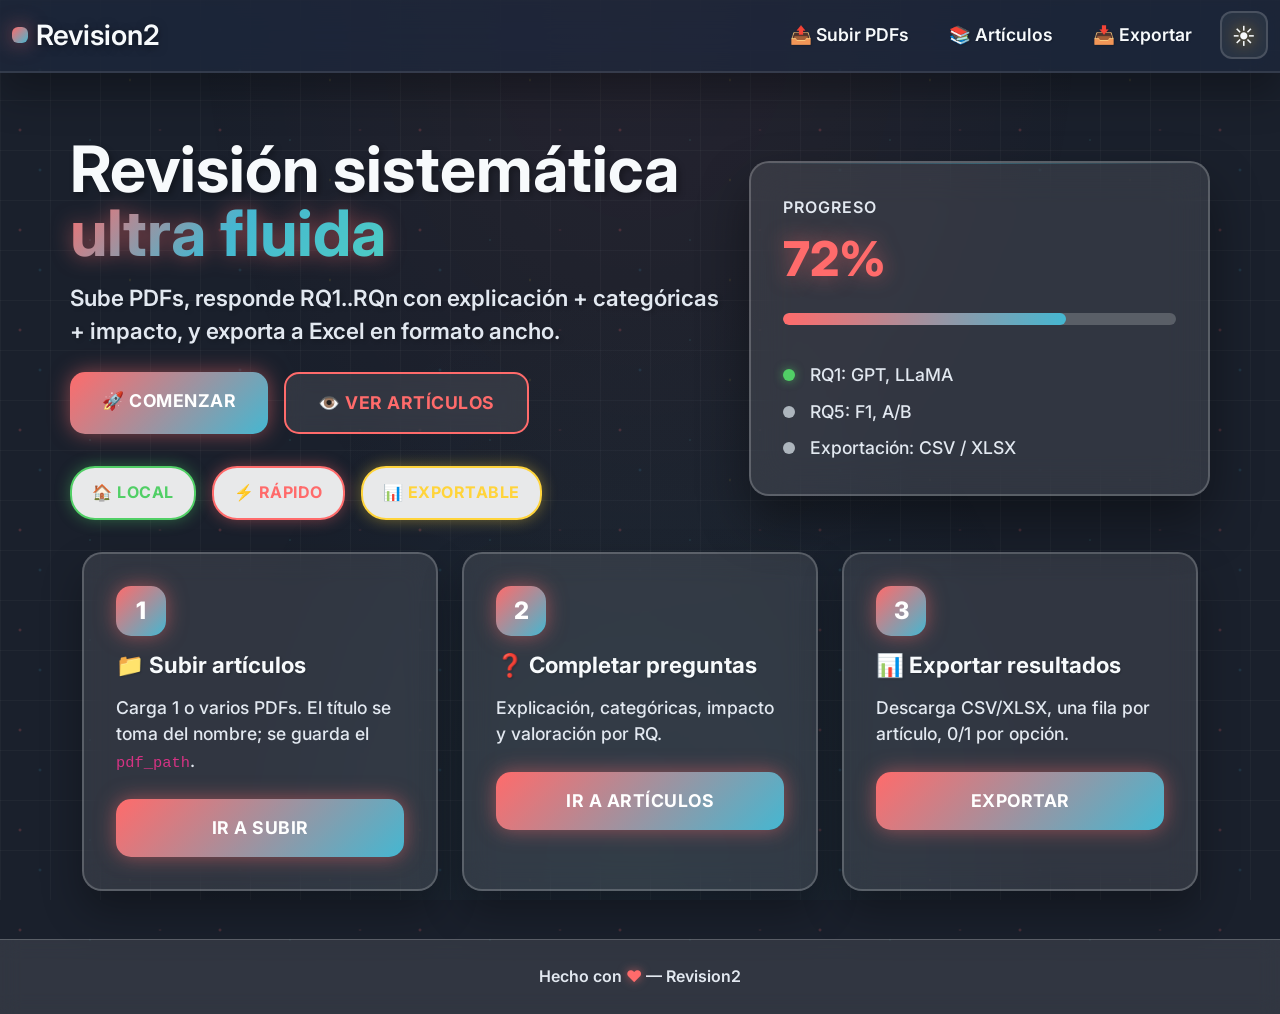
<file: frontend/index.html>
<!doctype html>
<html lang="es">
<head>
  <meta charset="utf-8" />
  <meta name="viewport" content="width=device-width, initial-scale=1" />
  <title>Revisión Sistemática — Inicio</title>
  <link rel="stylesheet" href="https://cdn.jsdelivr.net/npm/bootstrap@5.3.2/dist/css/bootstrap.min.css" />
  <link rel="stylesheet" href="assets/styles.css?v=7" />
  <link rel="preconnect" href="https://fonts.googleapis.com">
  <link rel="preconnect" href="https://fonts.gstatic.com" crossorigin>
  <link href="https://fonts.googleapis.com/css2?family=Inter:wght@400;500;600;700;800&display=swap" rel="stylesheet">
  <style>
    /* ===== VARIABLES MEJORADAS ===== */
    :root {
      --bg: linear-gradient(135deg, #2d3748 0%, #1a202c 50%, #171923 100%);
      --surface: rgba(45, 55, 72, 0.9);
      --surface-2: rgba(26, 32, 44, 0.85);
      --text: #e2e8f0;
      --text-strong: #f7fafc;
      --muted: #a0aec0;
      --border: rgba(102, 126, 234, 0.3);
      --primary: #ff6b6b;
      --primary-2: #4ecdc4;
      --accent: #45b7d1;
      --success: #51cf66;
      --warning: #ffd43b;
      --shadow: 0 20px 40px rgba(0, 0, 0, 0.3);
      --shadow-strong: 0 25px 50px rgba(0, 0, 0, 0.4);
      --icon-filter: invert(1);
      --glow-primary: 0 0 20px rgba(255, 107, 107, 0.5);
      --glow-accent: 0 0 20px rgba(69, 183, 209, 0.5);
    }

    :root[data-theme="dark"] {
      --bg: linear-gradient(135deg, #0f1419 0%, #1a1b23 50%, #252730 100%);
      --surface: rgba(15, 20, 25, 0.95);
      --surface-2: rgba(26, 27, 35, 0.9);
      --text: #cbd5e0;
      --text-strong: #e2e8f0;
      --muted: #718096;
      --border: rgba(69, 183, 209, 0.25);
      --primary: #ff8a80;
      --primary-2: #64ffda;
      --accent: #40c4ff;
      --success: #69f0ae;
      --warning: #ffab40;
      --shadow: 0 20px 40px rgba(0, 0, 0, 0.6);
      --shadow-strong: 0 25px 50px rgba(0, 0, 0, 0.8);
      --icon-filter: invert(1);
      --glow-primary: 0 0 15px rgba(255, 138, 128, 0.4);
      --glow-accent: 0 0 15px rgba(64, 196, 255, 0.4);
    }

    /* ===== RESET Y BASE ===== */
    * {
      font-family: 'Inter', -apple-system, BlinkMacSystemFont, sans-serif;
    }

    html, body {
      height: 100%;
      font-weight: 500;
    }

    body {
      background: #1a202c;
      color: var(--text-strong);
      position: relative;
      overflow-x: hidden;
      line-height: 1.6;
    }

    /* ===== FONDO ANIMADO SUTIL ===== */
    body::before {
      content: '';
      position: fixed;
      top: 0;
      left: 0;
      width: 100%;
      height: 100%;
      background: #1a202c;
      z-index: -5;
    }

    body::after {
      content: '';
      position: fixed;
      top: 0;
      left: 0;
      width: 200%;
      height: 200%;
      background-image: 
        radial-gradient(2px 2px at 20px 30px, rgba(255, 107, 107, 0.3), transparent),
        radial-gradient(2px 2px at 40px 70px, rgba(69, 183, 209, 0.2), transparent),
        radial-gradient(1px 1px at 90px 40px, rgba(78, 205, 196, 0.3), transparent),
        radial-gradient(1px 2px at 130px 80px, rgba(255, 212, 59, 0.2), transparent),
        radial-gradient(2px 1px at 160px 30px, rgba(255, 107, 107, 0.2), transparent);
      background-repeat: repeat;
      background-size: 200px 100px;
      animation: stars 120s linear infinite;
      z-index: -4;
    }

    @keyframes stars {
      from { transform: translateX(0); }
      to { transform: translateX(-200px); }
    }

    /* Grid pattern sutil */
    .grid-overlay {
      position: fixed;
      top: 0;
      left: 0;
      width: 100%;
      height: 100%;
      background-image: 
        linear-gradient(rgba(255, 255, 255, 0.03) 1px, transparent 1px),
        linear-gradient(90deg, rgba(255, 255, 255, 0.03) 1px, transparent 1px);
      background-size: 50px 50px;
      z-index: -3;
      animation: grid-move 60s linear infinite;
    }

    @keyframes grid-move {
      0% { transform: translate(0, 0); }
      100% { transform: translate(50px, 50px); }
    }

    /* Ondas flotantes */
    .wave-overlay {
      position: fixed;
      top: 0;
      left: 0;
      width: 100%;
      height: 100%;
      background: 
        radial-gradient(ellipse at center top, rgba(255, 107, 107, 0.05) 0%, transparent 50%),
        radial-gradient(ellipse at center bottom, rgba(69, 183, 209, 0.05) 0%, transparent 50%);
      animation: wave-pulse 8s ease-in-out infinite alternate;
      z-index: -2;
    }

    @keyframes wave-pulse {
      0% { 
        opacity: 0.3;
        transform: scale(1) rotate(0deg);
      }
      100% { 
        opacity: 0.7;
        transform: scale(1.1) rotate(1deg);
      }
    }

    /* ===== FONDO ANIMADO MEJORADO - ELIMINAMOS BLOBS ===== */
    .noise {
      pointer-events: none;
      position: fixed;
      inset: 0;
      opacity: 0.02;
      mix-blend-mode: overlay;
      background-image: url("data:image/svg+xml,%3Csvg xmlns='http://www.w3.org/2000/svg' width='100' height='100' viewBox='0 0 100 100'%3E%3Cfilter id='n'%3E%3CfeTurbulence type='fractalNoise' baseFrequency='.9' numOctaves='2' stitchTiles='stitch'/%3E%3CfeColorMatrix type='saturate' values='0'/%3E%3C/filter%3E%3Crect width='100%25' height='100%25' filter='url(%23n)' opacity='.2'/%3E%3C/svg%3E");
      z-index: -1;
    }

    /* Removemos todos los blobs */

    /* ===== NAVEGACIÓN GLASS ===== */
    .nav-glass {
      backdrop-filter: saturate(180%) blur(20px);
      background: rgba(45, 55, 72, 0.85);
      border-bottom: 2px solid rgba(255, 255, 255, 0.1);
      box-shadow: var(--shadow);
    }

    .navbar-brand {
      color: var(--text-strong) !important;
      font-weight: 800;
      font-size: 1.75rem;
      text-shadow: 0 2px 8px rgba(0, 0, 0, 0.5);
    }

    .brand-chip {
      width: 16px;
      height: 16px;
      border-radius: 6px;
      background: linear-gradient(135deg, var(--primary), var(--accent));
      box-shadow: var(--glow-primary);
      display: inline-block;
      animation: pulse-glow 2s ease-in-out infinite alternate;
    }

    @keyframes pulse-glow {
      0% { box-shadow: var(--glow-primary); }
      100% { box-shadow: var(--glow-accent); }
    }

    .nav-link {
      color: var(--text-strong) !important;
      font-weight: 600;
      font-size: 1.1rem;
      padding: 0.75rem 1.25rem !important;
      border-radius: 12px;
      transition: all 0.3s cubic-bezier(0.4, 0, 0.2, 1);
      text-shadow: 1px 1px 2px rgba(0, 0, 0, 0.2);
    }

    .nav-link:hover {
      color: var(--primary) !important;
      background: rgba(45, 55, 72, 0.8);
      transform: translateY(-2px);
      box-shadow: var(--glow-primary);
    }

    /* ===== BOTÓN TEMA MEJORADO ===== */
    .btn-icon {
      border: 2px solid rgba(255, 255, 255, 0.15);
      background: rgba(45, 55, 72, 0.8);
      color: var(--text-strong);
      width: 48px;
      height: 48px;
      border-radius: 12px;
      display: grid;
      place-items: center;
      position: relative;
      transition: all 0.3s ease;
      backdrop-filter: blur(10px);
    }

    .btn-icon:hover {
      transform: scale(1.05);
      box-shadow: var(--glow-accent);
      background: rgba(69, 183, 209, 0.2);
    }

    .btn-icon .icon-sun::before {
      content: "☀";
      filter: drop-shadow(0 0 8px rgba(255, 180, 0, 0.8));
      font-size: 1.4rem;
    }

    .btn-icon .icon-moon::before {
      content: "🌙";
      filter: drop-shadow(0 0 8px rgba(120, 120, 255, 0.8));
      font-size: 1.4rem;
    }

    /* ===== HERO SECTION MEJORADA ===== */
    .hero {
      position: relative;
      z-index: 1;
      padding: 4rem 0 2rem;
    }

    .hero h1 {
      font-size: 4rem;
      font-weight: 800;
      line-height: 1.1;
      margin-bottom: 1.5rem;
      color: var(--text-strong);
      text-shadow: 3px 3px 6px rgba(0, 0, 0, 0.3);
    }

    .txt-neon {
      background: linear-gradient(135deg, var(--primary) 0%, var(--accent) 50%, var(--primary-2) 100%);
      -webkit-background-clip: text;
      background-clip: text;
      color: transparent;
      text-shadow: none;
      animation: neon-pulse 3s ease-in-out infinite alternate;
      filter: drop-shadow(0 0 10px rgba(255, 107, 107, 0.5));
    }

    @keyframes neon-pulse {
      0% { filter: drop-shadow(0 0 10px rgba(255, 107, 107, 0.5)); }
      100% { filter: drop-shadow(0 0 20px rgba(69, 183, 209, 0.8)); }
    }

    .hero .lead {
      font-size: 1.4rem;
      font-weight: 600;
      color: var(--text);
      margin-bottom: 2rem;
      text-shadow: 2px 2px 4px rgba(0, 0, 0, 0.2);
      line-height: 1.5;
    }

    /* ===== BADGES MEJORADAS ===== */
    .badges-row {
      display: flex;
      gap: 1rem;
      margin-top: 2rem;
      flex-wrap: wrap;
    }

    .chip {
      padding: 0.75rem 1.25rem;
      border-radius: 25px;
      font-size: 1rem;
      font-weight: 700;
      border: 2px solid;
      background: rgba(255, 255, 255, 0.9);
      backdrop-filter: blur(10px);
      transition: all 0.3s ease;
      text-transform: uppercase;
      letter-spacing: 0.5px;
    }

    .chip:hover {
      transform: translateY(-3px) scale(1.05);
    }

    .chip-ok {
      color: var(--success);
      border-color: var(--success);
      box-shadow: 0 0 15px rgba(81, 207, 102, 0.4);
    }

    .chip-info {
      color: var(--primary);
      border-color: var(--primary);
      box-shadow: 0 0 15px rgba(255, 107, 107, 0.4);
    }

    .chip-warn {
      color: var(--warning);
      border-color: var(--warning);
      box-shadow: 0 0 15px rgba(255, 212, 59, 0.4);
    }

    /* ===== HUD CARD MEJORADA ===== */
    .hud-card {
      position: relative;
      border: 2px solid rgba(255, 255, 255, 0.2);
      border-radius: 20px;
      background: rgba(255, 255, 255, 0.1);
      backdrop-filter: blur(20px);
      box-shadow: var(--shadow-strong);
      padding: 2rem;
      overflow: hidden;
      transition: all 0.3s ease;
    }

    .hud-card:hover {
      transform: translateY(-10px);
      box-shadow: 0 30px 60px rgba(0, 0, 0, 0.2);
    }

    .hud-kpi .kpi-label {
      font-size: 1rem;
      color: var(--text);
      font-weight: 600;
      text-transform: uppercase;
      letter-spacing: 1px;
    }

    .hud-kpi .kpi-value {
      font-family: 'Inter', monospace;
      font-weight: 800;
      font-size: 3rem;
      color: var(--primary);
      text-shadow: var(--glow-primary);
    }

    .progress-thin {
      height: 12px;
      background: rgba(255, 255, 255, 0.2);
      border-radius: 6px;
      overflow: hidden;
    }

    .progress-thin .progress-bar {
      background: linear-gradient(90deg, var(--primary), var(--accent));
      border-radius: 6px;
      animation: progress-glow 2s ease-in-out infinite alternate;
    }

    @keyframes progress-glow {
      0% { box-shadow: 0 0 10px rgba(255, 107, 107, 0.5); }
      100% { box-shadow: 0 0 20px rgba(69, 183, 209, 0.8); }
    }

    .hud-log {
      font-size: 1.1rem;
      color: var(--text);
      line-height: 1.6;
      font-weight: 500;
    }

    .dot {
      width: 12px;
      height: 12px;
      border-radius: 50%;
      background: #adb5bd;
      display: inline-block;
      margin-right: 10px;
      animation: dot-pulse 2s ease-in-out infinite;
    }

    .dot-ok {
      background: var(--success);
      box-shadow: 0 0 10px rgba(81, 207, 102, 0.6);
    }

    @keyframes dot-pulse {
      0%, 100% { transform: scale(1); }
      50% { transform: scale(1.2); }
    }

    /* ===== ACTION CARDS MEJORADAS ===== */
    .action-card {
      border: 2px solid rgba(255, 255, 255, 0.2);
      border-radius: 20px;
      background: rgba(255, 255, 255, 0.1);
      backdrop-filter: blur(15px);
      box-shadow: var(--shadow);
      transition: all 0.3s cubic-bezier(0.4, 0, 0.2, 1);
      overflow: hidden;
      position: relative;
    }

    .action-card:hover {
      transform: translateY(-8px) scale(1.02);
      box-shadow: var(--shadow-strong);
      border-color: var(--primary);
    }

    .action-card .card-body {
      padding: 2rem;
      position: relative;
      z-index: 2;
    }

    .step {
      width: 50px;
      height: 50px;
      border-radius: 15px;
      display: grid;
      place-items: center;
      background: linear-gradient(135deg, var(--primary), var(--accent));
      color: white;
      font-weight: 800;
      font-size: 1.5rem;
      margin-bottom: 1rem;
      box-shadow: var(--glow-primary);
      animation: step-glow 3s ease-in-out infinite alternate;
    }

    @keyframes step-glow {
      0% { box-shadow: var(--glow-primary); }
      100% { box-shadow: var(--glow-accent); }
    }

    .card-title {
      color: var(--text-strong);
      font-weight: 700;
      font-size: 1.4rem;
      margin-bottom: 1rem;
      text-shadow: 1px 1px 2px rgba(0, 0, 0, 0.2);
    }

    .action-card .text-muted {
      color: var(--text) !important;
      font-size: 1.1rem;
      font-weight: 500;
      line-height: 1.5;
    }

    /* ===== BOTONES MEJORADOS ===== */
    .btn-primary {
      background: linear-gradient(135deg, var(--primary), var(--accent));
      border: none;
      font-weight: 700;
      font-size: 1.1rem;
      padding: 1rem 2rem;
      border-radius: 15px;
      text-transform: uppercase;
      letter-spacing: 0.5px;
      transition: all 0.3s ease;
      box-shadow: var(--glow-primary);
    }

    .btn-primary:hover {
      transform: translateY(-3px) scale(1.05);
      box-shadow: 0 15px 30px rgba(255, 107, 107, 0.4);
      background: linear-gradient(135deg, var(--accent), var(--primary));
    }

    .btn-outline-primary {
      border: 2px solid var(--primary);
      color: var(--primary);
      font-weight: 700;
      font-size: 1.1rem;
      padding: 1rem 2rem;
      border-radius: 15px;
      text-transform: uppercase;
      letter-spacing: 0.5px;
      background: rgba(255, 255, 255, 0.1);
      backdrop-filter: blur(10px);
      transition: all 0.3s ease;
    }

    .btn-outline-primary:hover {
      background: var(--primary);
      color: white;
      transform: translateY(-3px) scale(1.05);
      box-shadow: var(--glow-primary);
    }

    .glow {
      animation: button-glow 2s ease-in-out infinite alternate;
    }

    @keyframes button-glow {
      0% { box-shadow: var(--glow-primary); }
      100% { box-shadow: var(--glow-accent); }
    }

    /* ===== REVEAL ANIMATIONS ===== */
    .reveal-up {
      transform: translateY(40px);
      opacity: 0;
      transition: all 0.8s cubic-bezier(0.4, 0, 0.2, 1);
    }

    .reveal-up.in {
      transform: translateY(0);
      opacity: 1;
      transition-delay: var(--delay, 0s);
    }

    .tilt {
      will-change: transform;
      transform: perspective(1000px) rotateX(0) rotateY(0);
      transition: transform 0.3s ease-out;
    }

    /* ===== UTILIDADES ===== */
    .text-muted {
      color: var(--muted) !important;
    }

    .theme-init {
      visibility: hidden;
    }

    /* ===== FOOTER MEJORADO ===== */
    footer {
      position: relative;
      z-index: 1;
      background: rgba(255, 255, 255, 0.1);
      backdrop-filter: blur(10px);
      border-top: 1px solid rgba(255, 255, 255, 0.2);
      color: var(--text);
      font-weight: 600;
    }

    .heart {
      color: var(--primary);
      animation: heartbeat 2s ease-in-out infinite;
      filter: drop-shadow(0 0 5px rgba(255, 107, 107, 0.6));
    }

    @keyframes heartbeat {
      0%, 100% { transform: scale(1); }
      50% { transform: scale(1.1); }
    }

    /* ===== RESPONSIVE MEJORADO ===== */
    @media (max-width: 768px) {
      .hero h1 {
        font-size: 2.5rem;
      }
      
      .hero .lead {
        font-size: 1.2rem;
      }
      
      .badges-row {
        gap: 0.5rem;
      }
      
      .chip {
        padding: 0.5rem 1rem;
        font-size: 0.9rem;
      }
      
      .action-card .card-body {
        padding: 1.5rem;
      }
      
      .step {
        width: 40px;
        height: 40px;
        font-size: 1.2rem;
      }
    }
  </style>
</head>
<body data-page="home" class="theme-init">
  <!-- Elementos de fondo animado -->
  <div class="grid-overlay"></div>
  <div class="wave-overlay"></div>
  <div class="noise"></div>

  <!-- NAV -->
  <nav class="navbar navbar-expand-lg nav-glass sticky-top">
    <div class="container-fluid">
      <a class="navbar-brand fw-semibold d-flex align-items-center gap-2" href="index.html">
        <span class="brand-chip"></span> Revision2
      </a>
      <div class="d-flex align-items-center gap-2 d-lg-none ms-auto">
        <button id="themeToggleSm" class="btn btn-icon" aria-label="Cambiar tema">
          <span class="icon-sun"></span><span class="icon-moon"></span>
        </button>
        <button class="navbar-toggler" type="button" data-bs-toggle="collapse" data-bs-target="#nav"
                aria-controls="nav" aria-expanded="false" aria-label="Toggle navigation">
          <span class="navbar-toggler-icon" style="filter: var(--icon-filter)"></span>
        </button>
      </div>
      <div class="collapse navbar-collapse" id="nav">
        <ul class="navbar-nav ms-auto mb-2 mb-lg-0 align-items-lg-center">
          <li class="nav-item"><a class="nav-link" href="upload.html">📤 Subir PDFs</a></li>
          <li class="nav-item"><a class="nav-link" href="articulos.html">📚 Artículos</a></li>
          <li class="nav-item me-lg-2"><a class="nav-link" href="export.html">📥 Exportar</a></li>
          <li class="nav-item d-none d-lg-block">
            <button id="themeToggle" class="btn btn-icon" aria-label="Cambiar tema">
              <span class="icon-sun"></span><span class="icon-moon"></span>
            </button>
          </li>
        </ul>
      </div>
    </div>
  </nav>

  <!-- HERO MEJORADO -->
  <header class="hero container">
    <div class="row align-items-center g-4">
      <div class="col-lg-7">
        <h1 class="display-6 fw-bold lh-1 mb-3 reveal-up">
          Revisión sistemática <span class="txt-neon">ultra fluida</span>
        </h1>
        <p class="lead mb-4 reveal-up" style="--delay:.1s">
          Sube PDFs, responde RQ1..RQn con explicación + categóricas + impacto, y exporta a Excel en formato ancho.
        </p>
        <div class="d-flex flex-wrap gap-3 mb-4 reveal-up" style="--delay:.2s">
          <a href="upload.html" class="btn btn-primary btn-lg glow">🚀 Comenzar</a>
          <a href="articulos.html" class="btn btn-outline-primary btn-lg">👁️ Ver artículos</a>
        </div>
        <div class="badges-row reveal-up" style="--delay:.3s">
          <span class="chip chip-ok">🏠 Local</span>
          <span class="chip chip-info">⚡ Rápido</span>
          <span class="chip chip-warn">📊 Exportable</span>
        </div>
      </div>
      <div class="col-lg-5">
        <div class="hud-card tilt reveal-up" style="--delay:.2s" data-tilt>
          <div class="hud-grid">
            <div class="hud-kpi mb-4">
              <div class="kpi-label">Progreso</div>
              <div class="kpi-value">72%</div>
              <div class="progress progress-thin mt-3"><div class="progress-bar" style="width:72%"></div></div>
            </div>
            <div class="hud-log">
              <div class="mb-2"><span class="dot dot-ok"></span> RQ1: GPT, LLaMA</div>
              <div class="mb-2"><span class="dot"></span> RQ5: F1, A/B</div>
              <div><span class="dot"></span> Exportación: CSV / XLSX</div>
            </div>
          </div>
          <div class="scanline"></div>
        </div>
      </div>
    </div>
  </header>

  <!-- ACCIONES MEJORADAS -->
  <main class="container pb-5">
    <div class="row g-4">
      <div class="col-lg-4">
        <div class="card action-card tilt h-100" data-tilt>
          <div class="card-body">
            <div class="step">1</div>
            <h5 class="card-title">📁 Subir artículos</h5>
            <p class="text-muted mb-4">Carga 1 o varios PDFs. El título se toma del nombre; se guarda el <code>pdf_path</code>.</p>
            <a href="upload.html" class="btn btn-primary w-100">Ir a subir</a>
          </div>
        </div>
      </div>
      <div class="col-lg-4">
        <div class="card action-card tilt h-100" data-tilt>
          <div class="card-body">
            <div class="step">2</div>
            <h5 class="card-title">❓ Completar preguntas</h5>
            <p class="text-muted mb-4">Explicación, categóricas, impacto y valoración por RQ.</p>
            <a href="articulos.html" class="btn btn-primary w-100">Ir a artículos</a>
          </div>
        </div>
      </div>
      <div class="col-lg-4">
        <div class="card action-card tilt h-100" data-tilt>
          <div class="card-body">
            <div class="step">3</div>
            <h5 class="card-title">📊 Exportar resultados</h5>
            <p class="text-muted mb-4">Descarga CSV/XLSX, una fila por artículo, 0/1 por opción.</p>
            <a href="export.html" class="btn btn-primary w-100">Exportar</a>
          </div>
        </div>
      </div>
    </div>
  </main>

  <footer class="py-4 text-center">
    <div class="container">
      <p class="mb-0">Hecho con <span class="heart">♥</span> — Revision2</p>
    </div>
  </footer>

  <script src="https://cdn.jsdelivr.net/npm/bootstrap@5.3.2/dist/js/bootstrap.bundle.min.js"></script>
  <script>
    // Tema: persistencia y toggle
    const THEME_KEY = 'rev2-theme';
    function applyTheme(mode){
      document.documentElement.setAttribute('data-theme', mode);
      localStorage.setItem(THEME_KEY, mode);
    }
    (function initTheme(){
      const saved = localStorage.getItem(THEME_KEY);
      if(saved){ applyTheme(saved); }
      else {
        const preferDark = window.matchMedia && window.matchMedia('(prefers-color-scheme: dark)').matches;
        applyTheme(preferDark? 'dark':'light');
      }
      document.body.classList.remove('theme-init');
    })();
    function toggleTheme(){
      const cur = document.documentElement.getAttribute('data-theme') || 'light';
      applyTheme(cur === 'light' ? 'dark' : 'light');
    }
    document.getElementById('themeToggle')?.addEventListener('click', toggleTheme);
    document.getElementById('themeToggleSm')?.addEventListener('click', toggleTheme);

    // Reveal on view
    const io = new IntersectionObserver(es=>{
      es.forEach(e=>{ if(e.isIntersecting){ e.target.classList.add('in'); io.unobserve(e.target); }});
    }, {threshold:.2});
    document.querySelectorAll('.reveal-up').forEach(el=> io.observe(el));

    // Tilt suave mejorado
    document.querySelectorAll('[data-tilt]').forEach(card=>{
      let rX=0, rY=0;
      card.addEventListener('mousemove', (e)=>{
        const b = card.getBoundingClientRect();
        const cx = b.left + b.width/2;
        const cy = b.top + b.height/2;
        const dx = (e.clientX - cx) / (b.width/2);
        const dy = (e.clientY - cy) / (b.height/2);
        rX = (dy * -8); rY = (dx * 8);
        card.style.transform = `perspective(1000px) rotateX(${rX}deg) rotateY(${rY}deg) translateZ(0) scale(1.02)`;
      });
      card.addEventListener('mouseleave', ()=>{
        card.style.transform = 'perspective(1000px) rotateX(0) rotateY(0) scale(1)';
      });
    });

    // Animación del scanline mejorada
    document.querySelectorAll('.scanline').forEach(scanline => {
      setInterval(() => {
        scanline.style.animation = 'none';
        setTimeout(() => {
          scanline.style.animation = 'scan 3s linear infinite';
        }, 100);
      }, 5000);
    });
  </script>
  <script src="assets/app.js?v=7"></script>
</body>
</html>
</file>
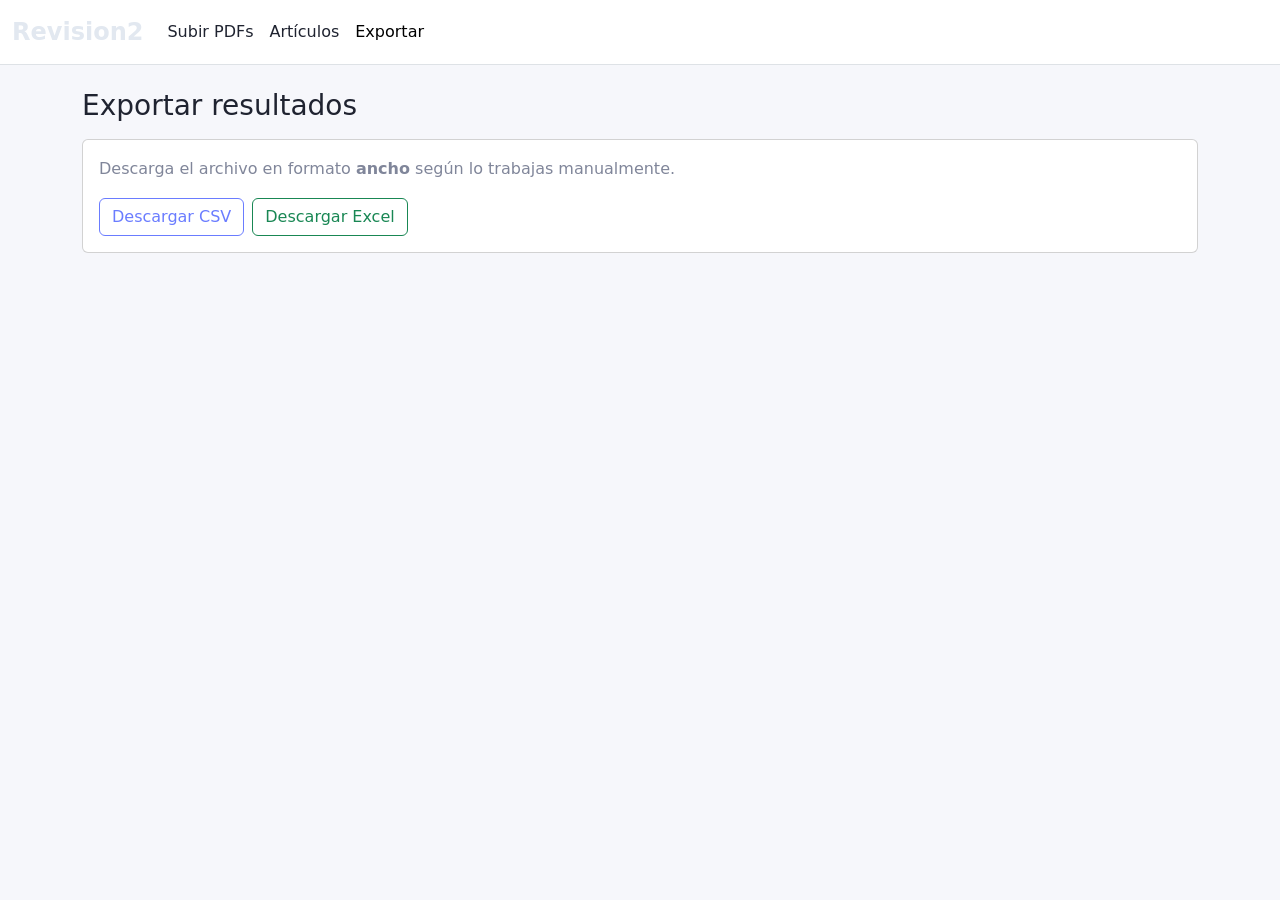
<file: frontend/export.html>
<!doctype html>
<html lang="es">

<head>
    <meta charset="utf-8" />
    <meta name="viewport" content="width=device-width, initial-scale=1" />
    <title>Exportar — Revision2</title>
    <link rel="stylesheet" href="https://cdn.jsdelivr.net/npm/bootstrap@5.3.2/dist/css/bootstrap.min.css" />
    <link rel="stylesheet" href="assets/styles.css?v=7" />
</head>

<body data-page="export">
    <nav class="navbar navbar-expand-lg bg-white border-bottom sticky-top">
        <div class="container-fluid">
            <a class="navbar-brand fw-semibold" href="index.html">Revision2</a>
            <button class="navbar-toggler" type="button" data-bs-toggle="collapse" data-bs-target="#nav"
                aria-controls="nav" aria-expanded="false" aria-label="Toggle navigation">
                <span class="navbar-toggler-icon"></span>
            </button>
            <div class="collapse navbar-collapse" id="nav">
                <ul class="navbar-nav me-auto mb-2 mb-lg-0">
                    <li class="nav-item"><a class="nav-link" href="upload.html">Subir PDFs</a></li>
                    <li class="nav-item"><a class="nav-link" href="articulos.html">Artículos</a></li>
                    <li class="nav-item"><a class="nav-link active" href="export.html">Exportar</a></li>
                </ul>
            </div>
        </div>
    </nav>
    
    <main class="container py-4">
        <h3 class="mb-3">Exportar resultados</h3>
        <div class="card shadow-soft mb-3">
            <div class="card-body">
                <p class="text-muted">Descarga el archivo en formato <strong>ancho</strong> según lo trabajas
                    manualmente.</p>
                <div class="d-flex gap-2">
                    <a class="btn btn-outline-primary" href="/export/csv">Descargar CSV</a>
                    <a class="btn btn-outline-success" href="/export/xlsx">Descargar Excel</a>
                </div>
            </div>
        </div>


        <div id="preview" class="table-responsive" style="display:none">
            <table class="table table-sm" id="prevTable">
                <thead></thead>
                <tbody></tbody>
            </table>
        </div>
    </main>


    <script src="https://cdn.jsdelivr.net/npm/bootstrap@5.3.2/dist/js/bootstrap.bundle.min.js"></script>
    <script src="assets/app.js?v=7"></script>
</body>

</html>
</file>
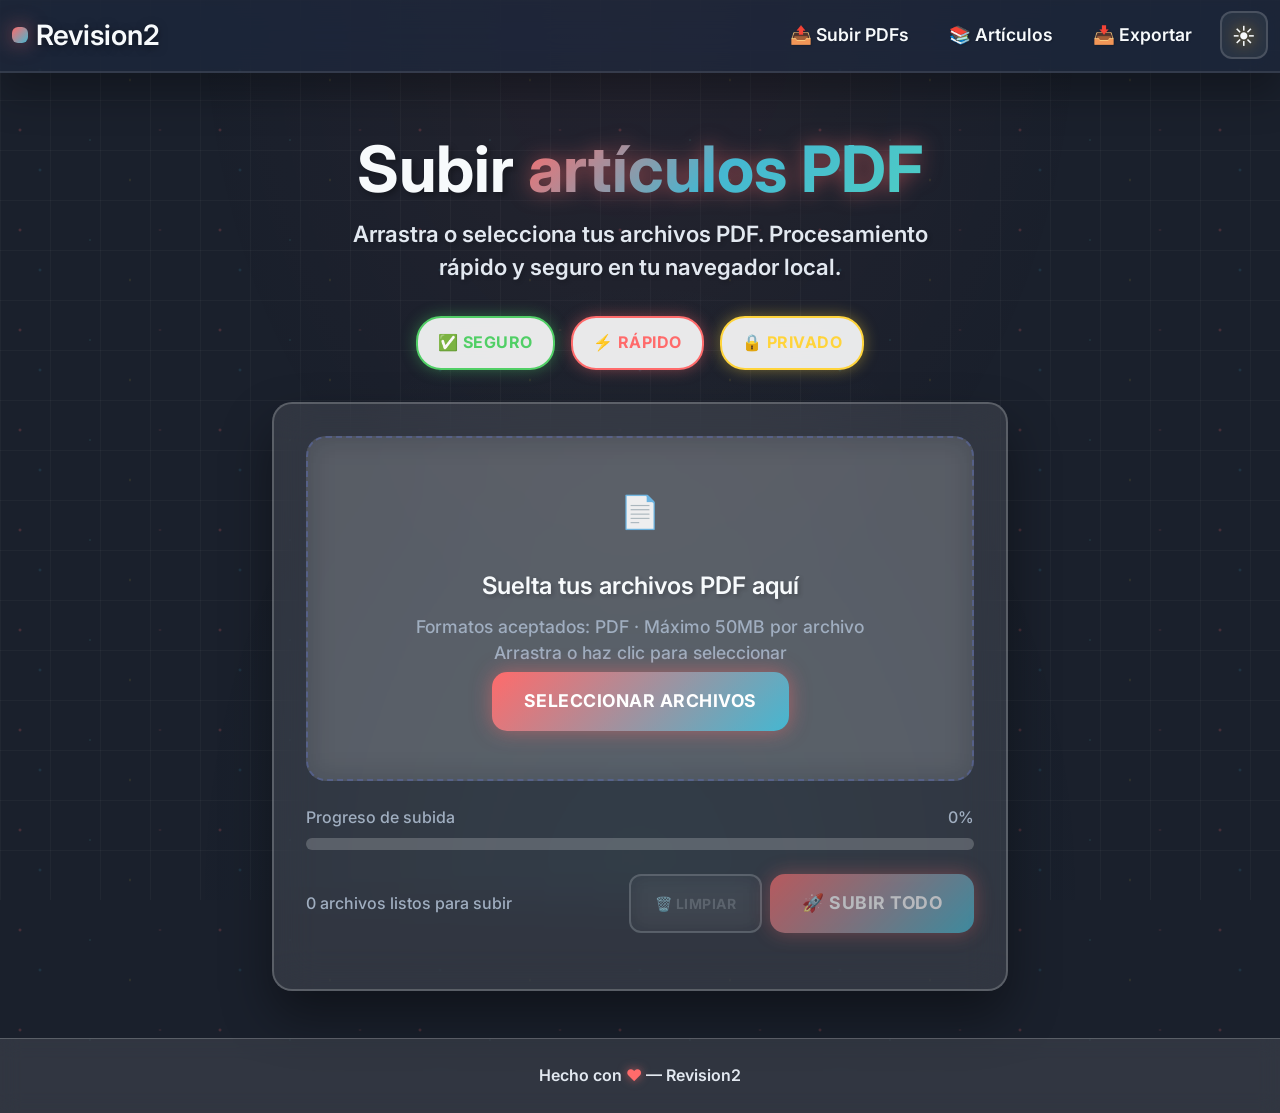
<file: frontend/upload.html>
<!doctype html>
<html lang="es">
<head>
  <meta charset="utf-8" />
  <meta name="viewport" content="width=device-width, initial-scale=1" />
  <title>Subir PDFs — Revision2</title>
  <link rel="stylesheet" href="https://cdn.jsdelivr.net/npm/bootstrap@5.3.2/dist/css/bootstrap.min.css" />
  <link rel="stylesheet" href="assets/styles.css?v=7" />
  <link rel="preconnect" href="https://fonts.googleapis.com">
  <link rel="preconnect" href="https://fonts.gstatic.com" crossorigin>
  <link href="https://fonts.googleapis.com/css2?family=Inter:wght@400;500;600;700;800&display=swap" rel="stylesheet">
  <style>
    /* ===== VARIABLES MEJORADAS (IDÉNTICAS AL INDEX) ===== */
    :root {
      --bg: linear-gradient(135deg, #2d3748 0%, #1a202c 50%, #171923 100%);
      --surface: rgba(45, 55, 72, 0.9);
      --surface-2: rgba(26, 32, 44, 0.85);
      --text: #e2e8f0;
      --text-strong: #f7fafc;
      --muted: #a0aec0;
      --border: rgba(102, 126, 234, 0.3);
      --primary: #ff6b6b;
      --primary-2: #4ecdc4;
      --accent: #45b7d1;
      --success: #51cf66;
      --warning: #ffd43b;
      --shadow: 0 20px 40px rgba(0, 0, 0, 0.3);
      --shadow-strong: 0 25px 50px rgba(0, 0, 0, 0.4);
      --icon-filter: invert(1);
      --glow-primary: 0 0 20px rgba(255, 107, 107, 0.5);
      --glow-accent: 0 0 20px rgba(69, 183, 209, 0.5);
    }

    :root[data-theme="dark"] {
      --bg: linear-gradient(135deg, #0f1419 0%, #1a1b23 50%, #252730 100%);
      --surface: rgba(15, 20, 25, 0.95);
      --surface-2: rgba(26, 27, 35, 0.9);
      --text: #cbd5e0;
      --text-strong: #e2e8f0;
      --muted: #718096;
      --border: rgba(69, 183, 209, 0.25);
      --primary: #ff8a80;
      --primary-2: #64ffda;
      --accent: #40c4ff;
      --success: #69f0ae;
      --warning: #ffab40;
      --shadow: 0 20px 40px rgba(0, 0, 0, 0.6);
      --shadow-strong: 0 25px 50px rgba(0, 0, 0, 0.8);
      --icon-filter: invert(1);
      --glow-primary: 0 0 15px rgba(255, 138, 128, 0.4);
      --glow-accent: 0 0 15px rgba(64, 196, 255, 0.4);
    }

    /* ===== RESET Y BASE (IDÉNTICOS AL INDEX) ===== */
    * {
      font-family: 'Inter', -apple-system, BlinkMacSystemFont, sans-serif;
    }

    html, body {
      height: 100%;
      font-weight: 500;
    }

    body {
      background: #1a202c;
      color: var(--text-strong);
      position: relative;
      overflow-x: hidden;
      line-height: 1.6;
    }

    /* ===== FONDO ANIMADO IDÉNTICO AL INDEX ===== */
    body::before {
      content: '';
      position: fixed;
      top: 0;
      left: 0;
      width: 100%;
      height: 100%;
      background: #1a202c;
      z-index: -5;
    }

    body::after {
      content: '';
      position: fixed;
      top: 0;
      left: 0;
      width: 200%;
      height: 200%;
      background-image: 
        radial-gradient(2px 2px at 20px 30px, rgba(255, 107, 107, 0.3), transparent),
        radial-gradient(2px 2px at 40px 70px, rgba(69, 183, 209, 0.2), transparent),
        radial-gradient(1px 1px at 90px 40px, rgba(78, 205, 196, 0.3), transparent),
        radial-gradient(1px 2px at 130px 80px, rgba(255, 212, 59, 0.2), transparent),
        radial-gradient(2px 1px at 160px 30px, rgba(255, 107, 107, 0.2), transparent);
      background-repeat: repeat;
      background-size: 200px 100px;
      animation: stars 120s linear infinite;
      z-index: -4;
    }

    @keyframes stars {
      from { transform: translateX(0); }
      to { transform: translateX(-200px); }
    }

    /* Grid pattern sutil */
    .grid-overlay {
      position: fixed;
      top: 0;
      left: 0;
      width: 100%;
      height: 100%;
      background-image: 
        linear-gradient(rgba(255, 255, 255, 0.03) 1px, transparent 1px),
        linear-gradient(90deg, rgba(255, 255, 255, 0.03) 1px, transparent 1px);
      background-size: 50px 50px;
      z-index: -3;
      animation: grid-move 60s linear infinite;
    }

    @keyframes grid-move {
      0% { transform: translate(0, 0); }
      100% { transform: translate(50px, 50px); }
    }

    /* Ondas flotantes */
    .wave-overlay {
      position: fixed;
      top: 0;
      left: 0;
      width: 100%;
      height: 100%;
      background: 
        radial-gradient(ellipse at center top, rgba(255, 107, 107, 0.05) 0%, transparent 50%),
        radial-gradient(ellipse at center bottom, rgba(69, 183, 209, 0.05) 0%, transparent 50%);
      animation: wave-pulse 8s ease-in-out infinite alternate;
      z-index: -2;
    }

    @keyframes wave-pulse {
      0% { 
        opacity: 0.3;
        transform: scale(1) rotate(0deg);
      }
      100% { 
        opacity: 0.7;
        transform: scale(1.1) rotate(1deg);
      }
    }

    /* Ruido */
    .noise {
      pointer-events: none;
      position: fixed;
      inset: 0;
      opacity: 0.02;
      mix-blend-mode: overlay;
      background-image: url("data:image/svg+xml,%3Csvg xmlns='http://www.w3.org/2000/svg' width='100' height='100' viewBox='0 0 100 100'%3E%3Cfilter id='n'%3E%3CfeTurbulence type='fractalNoise' baseFrequency='.9' numOctaves='2' stitchTiles='stitch'/%3E%3CfeColorMatrix type='saturate' values='0'/%3E%3C/filter%3E%3Crect width='100%25' height='100%25' filter='url(%23n)' opacity='.2'/%3E%3C/svg%3E");
      z-index: -1;
    }

    /* ===== NAVEGACIÓN GLASS (IDÉNTICA) ===== */
    .nav-glass {
      backdrop-filter: saturate(180%) blur(20px);
      background: rgba(45, 55, 72, 0.85);
      border-bottom: 2px solid rgba(255, 255, 255, 0.1);
      box-shadow: var(--shadow);
    }

    .navbar-brand {
      color: var(--text-strong) !important;
      font-weight: 800;
      font-size: 1.75rem;
      text-shadow: 0 2px 8px rgba(0, 0, 0, 0.5);
    }

    .brand-chip {
      width: 16px;
      height: 16px;
      border-radius: 6px;
      background: linear-gradient(135deg, var(--primary), var(--accent));
      box-shadow: var(--glow-primary);
      display: inline-block;
      animation: pulse-glow 2s ease-in-out infinite alternate;
    }

    @keyframes pulse-glow {
      0% { box-shadow: var(--glow-primary); }
      100% { box-shadow: var(--glow-accent); }
    }

    .nav-link {
      color: var(--text-strong) !important;
      font-weight: 600;
      font-size: 1.1rem;
      padding: 0.75rem 1.25rem !important;
      border-radius: 12px;
      transition: all 0.3s cubic-bezier(0.4, 0, 0.2, 1);
      text-shadow: 1px 1px 2px rgba(0, 0, 0, 0.2);
    }

    .nav-link:hover {
      color: var(--primary) !important;
      background: rgba(45, 55, 72, 0.8);
      transform: translateY(-2px);
      box-shadow: var(--glow-primary);
    }

    /* ===== BOTÓN TEMA MEJORADO (IDÉNTICO) ===== */
    .btn-icon {
      border: 2px solid rgba(255, 255, 255, 0.15);
      background: rgba(45, 55, 72, 0.8);
      color: var(--text-strong);
      width: 48px;
      height: 48px;
      border-radius: 12px;
      display: grid;
      place-items: center;
      position: relative;
      transition: all 0.3s ease;
      backdrop-filter: blur(10px);
    }

    .btn-icon:hover {
      transform: scale(1.05);
      box-shadow: var(--glow-accent);
      background: rgba(69, 183, 209, 0.2);
    }

    .btn-icon .icon-sun::before {
      content: "☀";
      filter: drop-shadow(0 0 8px rgba(255, 180, 0, 0.8));
      font-size: 1.4rem;
    }

    .btn-icon .icon-moon::before {
      content: "🌙";
      filter: drop-shadow(0 0 8px rgba(120, 120, 255, 0.8));
      font-size: 1.4rem;
    }

    /* ===== HERO SECTION ADAPTADA PARA UPLOAD ===== */
    .hero {
      position: relative;
      z-index: 1;
      padding: 4rem 0 2rem;
    }

    .hero h1 {
      font-size: 4rem;
      font-weight: 800;
      line-height: 1.1;
      margin-bottom: 1.5rem;
      color: var(--text-strong);
      text-shadow: 3px 3px 6px rgba(0, 0, 0, 0.3);
    }

    .txt-neon {
      background: linear-gradient(135deg, var(--primary) 0%, var(--accent) 50%, var(--primary-2) 100%);
      -webkit-background-clip: text;
      background-clip: text;
      color: transparent;
      text-shadow: none;
      animation: neon-pulse 3s ease-in-out infinite alternate;
      filter: drop-shadow(0 0 10px rgba(255, 107, 107, 0.5));
    }

    @keyframes neon-pulse {
      0% { filter: drop-shadow(0 0 10px rgba(255, 107, 107, 0.5)); }
      100% { filter: drop-shadow(0 0 20px rgba(69, 183, 209, 0.8)); }
    }

    .hero .lead {
      font-size: 1.4rem;
      font-weight: 600;
      color: var(--text);
      margin-bottom: 2rem;
      text-shadow: 2px 2px 4px rgba(0, 0, 0, 0.2);
      line-height: 1.5;
    }

    /* ===== BADGES (IDÉNTICAS) ===== */
    .badges-row {
      display: flex;
      gap: 1rem;
      margin-top: 2rem;
      flex-wrap: wrap;
      justify-content: center;
    }

    .chip {
      padding: 0.75rem 1.25rem;
      border-radius: 25px;
      font-size: 1rem;
      font-weight: 700;
      border: 2px solid;
      background: rgba(255, 255, 255, 0.9);
      backdrop-filter: blur(10px);
      transition: all 0.3s ease;
      text-transform: uppercase;
      letter-spacing: 0.5px;
    }

    .chip:hover {
      transform: translateY(-3px) scale(1.05);
    }

    .chip-ok {
      color: var(--success);
      border-color: var(--success);
      box-shadow: 0 0 15px rgba(81, 207, 102, 0.4);
    }

    .chip-info {
      color: var(--primary);
      border-color: var(--primary);
      box-shadow: 0 0 15px rgba(255, 107, 107, 0.4);
    }

    .chip-warn {
      color: var(--warning);
      border-color: var(--warning);
      box-shadow: 0 0 15px rgba(255, 212, 59, 0.4);
    }

    /* ===== HUD CARD ADAPTADA PARA UPLOAD ===== */
    .hud-card {
      position: relative;
      border: 2px solid rgba(255, 255, 255, 0.2);
      border-radius: 20px;
      background: rgba(255, 255, 255, 0.1);
      backdrop-filter: blur(20px);
      box-shadow: var(--shadow-strong);
      padding: 2rem;
      overflow: hidden;
      transition: all 0.3s ease;
    }

    .hud-card:hover {
      transform: translateY(-10px);
      box-shadow: 0 30px 60px rgba(0, 0, 0, 0.2);
    }

    /* ===== DROPZONE MEJORADO CON ESTILO INDEX ===== */
    .dropzone {
      border: 2px dashed var(--border);
      border-radius: 20px;
      padding: 3rem 2rem;
      text-align: center;
      transition: all 0.4s ease;
      background: rgba(255, 255, 255, 0.1);
      backdrop-filter: blur(15px);
      position: relative;
      overflow: hidden;
    }

    .dropzone:hover, .dropzone.dragover {
      border-color: var(--primary);
      background: rgba(255, 255, 255, 0.15);
      transform: scale(1.02);
      box-shadow: var(--glow-primary);
    }

    .dz-icon {
      font-size: 4rem;
      margin-bottom: 1.5rem;
      opacity: 0.9;
      display: inline-block;
      animation: float 3s ease-in-out infinite;
    }

    @keyframes float {
      0%, 100% { transform: translateY(0px); }
      50% { transform: translateY(-10px); }
    }

    .dz-title {
      font-weight: 700;
      margin-bottom: 0.5rem;
      font-size: 1.5rem;
      color: var(--text-strong);
      text-shadow: 2px 2px 4px rgba(0, 0, 0, 0.2);
    }

    .dz-sub {
      font-size: 1.1rem;
      color: var(--text);
      margin-bottom: 2rem;
      line-height: 1.5;
      font-weight: 500;
    }

    /* ===== BOTONES (IDÉNTICOS AL INDEX) ===== */
    .btn-primary {
      background: linear-gradient(135deg, var(--primary), var(--accent));
      border: none;
      font-weight: 700;
      font-size: 1.1rem;
      padding: 1rem 2rem;
      border-radius: 15px;
      text-transform: uppercase;
      letter-spacing: 0.5px;
      transition: all 0.3s ease;
      box-shadow: var(--glow-primary);
    }

    .btn-primary:hover {
      transform: translateY(-3px) scale(1.05);
      box-shadow: 0 15px 30px rgba(255, 107, 107, 0.4);
      background: linear-gradient(135deg, var(--accent), var(--primary));
    }

    .btn-outline-secondary {
      border: 2px solid var(--muted);
      color: var(--muted);
      font-weight: 700;
      padding: 0.75rem 1.5rem;
      border-radius: 12px;
      text-transform: uppercase;
      letter-spacing: 0.5px;
      background: rgba(255, 255, 255, 0.1);
      backdrop-filter: blur(10px);
      transition: all 0.3s ease;
    }

    .btn-outline-secondary:hover {
      background: var(--muted);
      color: white;
      transform: translateY(-2px);
      box-shadow: 0 10px 20px rgba(0, 0, 0, 0.2);
    }

    .glow {
      animation: button-glow 2s ease-in-out infinite alternate;
    }

    @keyframes button-glow {
      0% { box-shadow: var(--glow-primary); }
      100% { box-shadow: var(--glow-accent); }
    }

    /* ===== PROGRESS (IDÉNTICA AL INDEX) ===== */
    .progress-thin {
      height: 12px;
      background: rgba(255, 255, 255, 0.2);
      border-radius: 6px;
      overflow: hidden;
    }

    .progress-thin .progress-bar {
      background: linear-gradient(90deg, var(--primary), var(--accent));
      border-radius: 6px;
      animation: progress-glow 2s ease-in-out infinite alternate;
    }

    @keyframes progress-glow {
      0% { box-shadow: 0 0 10px rgba(255, 107, 107, 0.5); }
      100% { box-shadow: 0 0 20px rgba(69, 183, 209, 0.8); }
    }

    /* ===== LISTA DE ARCHIVOS ===== */
    .file-meta {
      display: flex;
      justify-content: space-between;
      align-items: center;
      padding: 1rem;
      background: rgba(255, 255, 255, 0.1);
      backdrop-filter: blur(15px);
      border: 2px solid rgba(255, 255, 255, 0.2);
      border-radius: 12px;
      margin-bottom: 0.5rem;
      transition: all 0.3s ease;
    }

    .file-meta:hover {
      background: rgba(255, 255, 255, 0.15);
      border-color: var(--primary);
      transform: translateX(5px);
      box-shadow: var(--glow-primary);
    }

    .file-name {
      font-weight: 600;
      color: var(--text-strong);
    }

    .file-size {
      font-size: 0.85rem;
      color: var(--text);
      background: rgba(255, 255, 255, 0.2);
      padding: 0.25rem 0.75rem;
      border-radius: 20px;
      font-weight: 500;
    }

    /* ===== REVEAL ANIMATIONS (IDÉNTICAS) ===== */
    .reveal-up {
      transform: translateY(40px);
      opacity: 0;
      transition: all 0.8s cubic-bezier(0.4, 0, 0.2, 1);
    }

    .reveal-up.in {
      transform: translateY(0);
      opacity: 1;
      transition-delay: var(--delay, 0s);
    }

    .tilt {
      will-change: transform;
      transform: perspective(1000px) rotateX(0) rotateY(0);
      transition: transform 0.3s ease-out;
    }

    /* ===== UTILIDADES ===== */
    .text-muted {
      color: var(--muted) !important;
    }

    .theme-init {
      visibility: hidden;
    }

    /* ===== FOOTER (IDÉNTICO) ===== */
    footer {
      position: relative;
      z-index: 1;
      background: rgba(255, 255, 255, 0.1);
      backdrop-filter: blur(10px);
      border-top: 1px solid rgba(255, 255, 255, 0.2);
      color: var(--text);
      font-weight: 600;
    }

    .heart {
      color: var(--primary);
      animation: heartbeat 2s ease-in-out infinite;
      filter: drop-shadow(0 0 5px rgba(255, 107, 107, 0.6));
    }

    @keyframes heartbeat {
      0%, 100% { transform: scale(1); }
      50% { transform: scale(1.1); }
    }

    /* ===== RESPONSIVE ===== */
    @media (max-width: 768px) {
      .hero h1 {
        font-size: 2.5rem;
      }
      
      .hero .lead {
        font-size: 1.2rem;
      }
      
      .badges-row {
        gap: 0.5rem;
      }
      
      .chip {
        padding: 0.5rem 1rem;
        font-size: 0.9rem;
      }
    }
  </style>
</head>

<body data-page="upload" class="theme-init">
  <!-- Elementos de fondo IDÉNTICOS al index.html -->
  <div class="grid-overlay"></div>
  <div class="wave-overlay"></div>
  <div class="noise"></div>

  <!-- NAV IDÉNTICA -->
  <nav class="navbar navbar-expand-lg nav-glass sticky-top">
    <div class="container-fluid">
      <a class="navbar-brand fw-semibold d-flex align-items-center gap-2" href="index.html">
        <span class="brand-chip"></span> Revision2
      </a>
      <div class="d-flex align-items-center gap-2 d-lg-none ms-auto">
        <button id="themeToggleSm" class="btn btn-icon" aria-label="Cambiar tema">
          <span class="icon-sun"></span><span class="icon-moon"></span>
        </button>
        <button class="navbar-toggler" type="button" data-bs-toggle="collapse" data-bs-target="#nav"
                aria-controls="nav" aria-expanded="false" aria-label="Toggle navigation">
          <span class="navbar-toggler-icon" style="filter: var(--icon-filter)"></span>
        </button>
      </div>
      <div class="collapse navbar-collapse" id="nav">
        <ul class="navbar-nav ms-auto mb-2 mb-lg-0 align-items-lg-center">
          <li class="nav-item"><a class="nav-link" href="upload.html">📤 Subir PDFs</a></li>
          <li class="nav-item"><a class="nav-link" href="articulos.html">📚 Artículos</a></li>
          <li class="nav-item me-lg-2"><a class="nav-link" href="export.html">📥 Exportar</a></li>
          <li class="nav-item d-none d-lg-block">
            <button id="themeToggle" class="btn btn-icon" aria-label="Cambiar tema">
              <span class="icon-sun"></span><span class="icon-moon"></span>
            </button>
          </li>
        </ul>
      </div>
    </div>
  </nav>

  <!-- HERO ADAPTADO -->
  <header class="hero container">
    <div class="row align-items-center g-4">
      <div class="col-lg-12 text-center">
        <h1 class="display-6 fw-bold lh-1 mb-3 reveal-up">
          Subir <span class="txt-neon">artículos PDF</span>
        </h1>
        <p class="lead mb-4 reveal-up mx-auto" style="max-width: 600px; --delay:.1s">
          Arrastra o selecciona tus archivos PDF. Procesamiento rápido y seguro en tu navegador local.
        </p>
        <div class="badges-row reveal-up" style="--delay:.2s">
          <span class="chip chip-ok">✅ Seguro</span>
          <span class="chip chip-info">⚡ Rápido</span>
          <span class="chip chip-warn">🔒 Privado</span>
        </div>
      </div>
    </div>
  </header>

  <!-- CONTENIDO PRINCIPAL -->
  <main class="container pb-5">
    <div class="row justify-content-center">
      <div class="col-lg-10 col-xl-8">
        
        <div class="hud-card tilt reveal-up" data-tilt>
          <!-- Dropzone -->
          <div id="dropzone" class="dropzone mb-4">
            <input id="pdfFiles" class="visually-hidden" type="file" accept="application/pdf" multiple />
            <div class="dz-inner">
              <div class="dz-icon">📄</div>
              <div class="dz-title">Suelta tus archivos PDF aquí</div>
              <div class="dz-sub">Formatos aceptados: PDF · Máximo 50MB por archivo<br>Arrastra o haz clic para seleccionar</div>
              <button id="pickBtn" type="button" class="btn btn-primary">Seleccionar Archivos</button>
            </div>
          </div>

          <!-- Barra de progreso -->
          <div class="mb-4">
            <div class="d-flex justify-content-between align-items-center mb-2">
              <span class="text-muted">Progreso de subida</span>
              <span class="text-muted" id="progressText">0%</span>
            </div>
            <div class="progress progress-thin">
              <div id="totalBar" class="progress-bar" style="width: 0%"></div>
            </div>
          </div>

          <!-- Cabecera de acciones -->
          <div class="d-flex align-items-center justify-content-between mb-3">
            <div class="text-muted">
              <span id="fileCount">0</span> archivos listos para subir
            </div>
            <div class="d-flex gap-2">
              <button id="clearBtn" class="btn btn-outline-secondary btn-sm" disabled>
                <span>🗑️</span> Limpiar
              </button>
              <button id="uploadBtn" class="btn btn-primary btn-sm glow" disabled>
                <span>🚀</span> Subir Todo
              </button>
            </div>
          </div>

          <!-- Lista de archivos -->
          <div class="mt-4">
            <div id="fileList" class="file-list"></div>
          </div>

          <div class="scanline"></div>
        </div>
      </div>
    </div>
  </main>

  <footer class="py-4 text-center">
    <div class="container">
      <p class="mb-0">Hecho con <span class="heart">♥</span> — Revision2</p>
    </div>
  </footer>

  <script src="https://cdn.jsdelivr.net/npm/bootstrap@5.3.2/dist/js/bootstrap.bundle.min.js"></script>
  <script>
    // ===== SISTEMA DE TEMA (IDÉNTICO AL INDEX) =====
    const THEME_KEY = 'rev2-theme';
    function applyTheme(mode){
      document.documentElement.setAttribute('data-theme', mode);
      localStorage.setItem(THEME_KEY, mode);
    }
    (function initTheme(){
      const saved = localStorage.getItem(THEME_KEY);
      if(saved){ applyTheme(saved); }
      else {
        const preferDark = window.matchMedia && window.matchMedia('(prefers-color-scheme: dark)').matches;
        applyTheme(preferDark? 'dark':'light');
      }
      document.body.classList.remove('theme-init');
    })();
    
    function toggleTheme(){
      const cur = document.documentElement.getAttribute('data-theme') || 'light';
      applyTheme(cur === 'light' ? 'dark' : 'light');
    }
    document.getElementById('themeToggle')?.addEventListener('click', toggleTheme);
    document.getElementById('themeToggleSm')?.addEventListener('click', toggleTheme);

    // ===== REVEAL ANIMATIONS (IDÉNTICAS AL INDEX) =====
    const io = new IntersectionObserver(es=>{
      es.forEach(e=>{ if(e.isIntersecting){ e.target.classList.add('in'); io.unobserve(e.target); }});
    }, {threshold:.2});
    document.querySelectorAll('.reveal-up').forEach(el=> io.observe(el));

    // ===== TILT EFFECT (IDÉNTICO AL INDEX) =====
    document.querySelectorAll('[data-tilt]').forEach(card=>{
      let rX=0, rY=0;
      card.addEventListener('mousemove', (e)=>{
        const b = card.getBoundingClientRect();
        const cx = b.left + b.width/2;
        const cy = b.top + b.height/2;
        const dx = (e.clientX - cx) / (b.width/2);
        const dy = (e.clientY - cy) / (b.height/2);
        rX = (dy * -8); rY = (dx * 8);
        card.style.transform = `perspective(1000px) rotateX(${rX}deg) rotateY(${rY}deg) translateZ(0) scale(1.02)`;
      });
      card.addEventListener('mouseleave', ()=>{
        card.style.transform = 'perspective(1000px) rotateX(0) rotateY(0) scale(1)';
      });
    });

    // ===== FUNCIONALIDAD DE SUBIDA =====
    document.getElementById('pickBtn').addEventListener('click', () => {
      document.getElementById('pdfFiles').click();
    });

    document.getElementById('pdfFiles').addEventListener('change', (e) => {
      updateFileList(e.target.files);
    });

    document.getElementById('clearBtn').addEventListener('click', () => {
      document.getElementById('pdfFiles').value = '';
      updateFileList([]);
    });

    document.getElementById('uploadBtn').addEventListener('click', async () => {
      const bar = document.getElementById('totalBar');
      const progressText = document.getElementById('progressText');
      const uploadBtn = document.getElementById('uploadBtn');
      
      uploadBtn.disabled = true;
      uploadBtn.innerHTML = '<span>⏳</span> Subiendo...';
      
      let progress = 0;
      const interval = setInterval(() => {
        progress += 2;
        bar.style.width = progress + '%';
        progressText.textContent = progress + '%';
        
        if (progress >= 100) {
          clearInterval(interval);
          uploadBtn.innerHTML = '<span>✅</span> ¡Completado!';
          
          setTimeout(() => {
            showSuccessNotification();
            document.getElementById('pdfFiles').value = '';
            updateFileList([]);
            bar.style.width = '0%';
            progressText.textContent = '0%';
            uploadBtn.disabled = false;
            uploadBtn.innerHTML = '<span>🚀</span> Subir Todo';
          }, 1500);
        }
      }, 50);
    });

    function updateFileList(files) {
      const fileList = document.getElementById('fileList');
      const fileCount = document.getElementById('fileCount');
      const clearBtn = document.getElementById('clearBtn');
      const uploadBtn = document.getElementById('uploadBtn');

      fileList.innerHTML = '';
      fileCount.textContent = files.length;
      clearBtn.disabled = uploadBtn.disabled = !(files.length > 0);

      Array.from(files).forEach((f, index) => {
        const fileMeta = document.createElement('div');
        fileMeta.className = 'file-meta reveal-up';
        fileMeta.style.setProperty('--delay', `${index * 0.1}s`);
        fileMeta.innerHTML = `
          <div>
            <div class="file-name">${f.name}</div>
            <small class="text-muted">Tipo: PDF</small>
          </div>
          <div class="file-size">${(f.size / 1024 / 1024).toFixed(2)} MB</div>
        `;
        fileList.appendChild(fileMeta);
      });
      
      // Observar nuevos elementos para animación
      fileList.querySelectorAll('.reveal-up').forEach(el => io.observe(el));
    }

    function showSuccessNotification() {
      const notification = document.createElement('div');
      notification.innerHTML = `
        <div style="
          position: fixed;
          top: 20px;
          right: 20px;
          background: var(--surface);
          border: 2px solid var(--success);
          border-radius: 15px;
          padding: 1rem 1.5rem;
          color: var(--text-strong);
          box-shadow: var(--shadow);
          z-index: 1000;
          backdrop-filter: blur(20px);
          animation: slideIn 0.5s ease;
        ">
          <div style="display: flex; align-items: center; gap: 10px;">
            <span style="font-size: 1.5rem;">🎉</span>
            <div>
              <strong style="color: var(--success);">¡Subida exitosa!</strong><br>
              <small style="color: var(--text);">Los archivos han sido procesados correctamente.</small>
            </div>
          </div>
        </div>
      `;
      document.body.appendChild(notification);
      
      setTimeout(() => {
        notification.style.animation = 'slideOut 0.5s ease';
        setTimeout(() => notification.remove(), 500);
      }, 3000);
    }

    // ===== DRAG & DROP =====
    const dropzone = document.getElementById('dropzone');
    
    dropzone.addEventListener('dragover', (e) => {
      e.preventDefault();
      dropzone.classList.add('dragover');
    });
    
    dropzone.addEventListener('dragleave', () => {
      dropzone.classList.remove('dragover');
    });
    
    dropzone.addEventListener('drop', (e) => {
      e.preventDefault();
      dropzone.classList.remove('dragover');
      
      const files = Array.from(e.dataTransfer.files).filter(f => 
        f.type === 'application/pdf'
      );
      
      if (files.length > 0) {
        const dt = new DataTransfer();
        files.forEach(file => dt.items.add(file));
        document.getElementById('pdfFiles').files = dt.files;
        
        const event = new Event('change', { bubbles: true });
        document.getElementById('pdfFiles').dispatchEvent(event);
      }
    });

    // ===== ANIMACIONES CSS ADICIONALES =====
    const style = document.createElement('style');
    style.textContent = `
      @keyframes slideIn {
        from { transform: translateX(100%); opacity: 0; }
        to { transform: translateX(0); opacity: 1; }
      }
      
      @keyframes slideOut {
        from { transform: translateX(0); opacity: 1; }
        to { transform: translateX(100%); opacity: 0; }
      }
      
      .scanline {
        position: absolute;
        top: 0;
        left: -100%;
        width: 100%;
        height: 2px;
        background: linear-gradient(90deg, transparent, var(--accent), transparent);
        animation: scan 3s linear infinite;
      }
      
      @keyframes scan {
        0% { left: -100%; }
        100% { left: 100%; }
      }
    `;
    document.head.appendChild(style);
  </script>
  <script src="assets/app.js?v=7"></script>
</body>
</html>
</file>
<file: frontend/assets/styles.css>
/* ===== THEME TOKENS ===== */
:root {
    --bg: #f6f7fb;
    --surface: #ffffff;
    --surface-2: #f0f3ff;
    --text: #1e1f24;
    --muted: #6c7280;
    --border: #e6e7ee;
    --primary: #6a7cff;
    /* violeta-azulado */
    --primary-2: #19c2c2;
    /* cian */
    --accent: #9c50ff;
    /* neón violeta */
    --success: #22c55e;
    --warning: #f59e0b;
    --shadow: 0 10px 28px rgba(0, 0, 0, .10);
    --icon-filter: invert(0);
}

:root[data-theme="dark"] {
    --bg: #0e1116;
    --surface: #131720cc;
    --surface-2: #0f1320;
    --text: #e9ebef;
    --muted: #a1a6b3;
    --border: #1f2532;
    --primary: #7c8cff;
    --primary-2: #23d3d3;
    --accent: #b07aff;
    --success: #28d16f;
    --warning: #ffb545;
    --shadow: 0 14px 40px rgba(0, 0, 0, .45);
    --icon-filter: invert(1);
}

html,
body {
    height: 100%
}

body {
    background: var(--bg);
    color: var(--text);
}

/* ===== GLASS NAV ===== */
.nav-glass {
    backdrop-filter: saturate(150%) blur(10px);
    background: color-mix(in oklab, var(--surface) 78%, transparent);
    border-bottom: 1px solid var(--border);
}

.navbar-brand,
.nav-link {
    color: var(--text)
}

.nav-link:hover {
    color: var(--primary)
}

.btn-icon {
    border: 1px solid var(--border);
    background: var(--surface);
    color: var(--text);
    width: 40px;
    height: 40px;
    border-radius: 10px;
    display: grid;
    place-items: center;
    position: relative;
}

.btn-icon .icon-sun,
.btn-icon .icon-moon {
    position: absolute;
    inset: 0;
    display: grid;
    place-items: center;
    transition: opacity .2s ease, transform .2s ease;
}

.btn-icon .icon-sun::before {
    content: "☀";
    filter: drop-shadow(0 0 4px rgba(255, 180, 0, .35));
}

.btn-icon .icon-moon::before {
    content: "🌙";
    filter: drop-shadow(0 0 4px rgba(120, 120, 255, .35));
}

:root[data-theme="light"] .btn-icon .icon-sun {
    opacity: 1;
    transform: scale(1)
}

:root[data-theme="light"] .btn-icon .icon-moon {
    opacity: 0;
    transform: scale(.5)
}

:root[data-theme="dark"] .btn-icon .icon-sun {
    opacity: 0;
    transform: scale(.5)
}

:root[data-theme="dark"] .btn-icon .icon-moon {
    opacity: 1;
    transform: scale(1)
}

/* ===== DECOR ===== */
.noise {
    pointer-events: none;
    position: fixed;
    inset: 0;
    opacity: .03;
    mix-blend-mode: multiply;
    background-image: url("data:image/svg+xml,%3Csvg xmlns='http://www.w3.org/2000/svg' width='160' height='160' viewBox='0 0 160 160'%3E%3Cfilter id='n'%3E%3CfeTurbulence type='fractalNoise' baseFrequency='.9' numOctaves='2' stitchTiles='stitch'/%3E%3CfeColorMatrix type='saturate' values='0'/%3E%3C/filter%3E%3Crect width='100%25' height='100%25' filter='url(%23n)' opacity='.25'/%3E%3C/svg%3E");
    z-index: 0;
}

.decor {
    position: fixed;
    filter: blur(40px);
    opacity: .35;
    z-index: 0
}

.decor-blob-1 {
    width: 420px;
    height: 420px;
    right: -120px;
    top: 120px;
    border-radius: 50%;
    background: conic-gradient(from 210deg, var(--primary), var(--primary-2), var(--accent), var(--primary));
    animation: drift 24s ease-in-out infinite;
}

.decor-blob-2 {
    width: 340px;
    height: 340px;
    left: -100px;
    bottom: 180px;
    border-radius: 50%;
    background: conic-gradient(from 30deg, #ffb3b3, #ffd6a5, #ffd6e7, #ffb3b3);
    animation: drift 28s ease-in-out infinite reverse;
}

@keyframes drift {

    0%,
    100% {
        transform: translate(0, 0) rotate(0)
    }

    50% {
        transform: translate(24px, -20px) rotate(12deg)
    }
}

/* ===== BRAND ===== */
.brand-chip {
    width: 12px;
    height: 12px;
    border-radius: 4px;
    background: linear-gradient(135deg, var(--primary), var(--accent));
    box-shadow: 0 0 12px color-mix(in oklab, var(--accent) 40%, transparent);
    display: inline-block;
}

/* ===== HERO ===== */
.hero {
    position: relative;
    z-index: 1
}

.txt-neon {
    background: linear-gradient(90deg, var(--primary), var(--accent) 50%, var(--primary-2));
    -webkit-background-clip: text;
    background-clip: text;
    color: transparent;
    text-shadow: 0 0 24px color-mix(in oklab, var(--accent) 35%, transparent);
}

.badges-row {
    display: flex;
    gap: .5rem;
    margin-top: .75rem
}

.chip {
    padding: .25rem .6rem;
    border-radius: 999px;
    font-size: .8rem;
    border: 1px solid var(--border);
    background: var(--surface);
    color: var(--muted);
}

.chip-ok {
    color: var(--success);
    border-color: color-mix(in oklab, var(--success) 40%, var(--border))
}

.chip-info {
    color: var(--primary);
    border-color: color-mix(in oklab, var(--primary) 40%, var(--border))
}

.chip-warn {
    color: var(--warning);
    border-color: color-mix(in oklab, var(--warning) 40%, var(--border))
}

/* ===== HUD Card ===== */
.hud-card {
    position: relative;
    border: 1px solid var(--border);
    border-radius: 16px;
    background: linear-gradient(180deg, color-mix(in oklab, var(--surface) 92%, transparent), color-mix(in oklab, var(--surface-2) 80%, transparent));
    box-shadow: var(--shadow);
    padding: 18px;
    overflow: hidden;
}

.hud-grid {
    display: grid;
    grid-template-columns: 1fr;
    gap: 12px
}

.hud-kpi .kpi-label {
    font-size: .8rem;
    color: var(--muted)
}

.hud-kpi .kpi-value {
    font-family: ui-monospace, SFMono-Regular, Menlo, Consolas, monospace;
    font-weight: 700;
    font-size: 1.6rem
}

.progress-thin {
    height: 8px;
    background: color-mix(in oklab, var(--surface-2) 80%, transparent)
}

.progress-thin .progress-bar {
    background: linear-gradient(90deg, var(--primary), var(--accent))
}

.hud-log {
    font-size: .9rem;
    color: var(--muted);
    line-height: 1.3
}

.dot {
    width: 8px;
    height: 8px;
    border-radius: 50%;
    background: #adb5bd;
    display: inline-block;
    margin-right: 6px
}

.dot-ok {
    background: var(--success)
}

.scanline {
    position: absolute;
    left: 0;
    right: 0;
    top: 0;
    height: 1px;
    background: linear-gradient(90deg, transparent, var(--accent), transparent);
    opacity: .35;
    animation: scan 3s linear infinite;
}

@keyframes scan {
    0% {
        transform: translateX(-100%)
    }

    100% {
        transform: translateX(100%)
    }
}

/* ===== Action Cards ===== */
.action-card {
    border: 1px solid var(--border);
    border-radius: 16px;
    background: var(--surface);
    box-shadow: var(--shadow);
    transition: transform .14s ease, box-shadow .14s ease;
}

.action-card:hover {
    transform: translateY(-2px);
    box-shadow: 0 16px 40px rgba(0, 0, 0, .14);
}

.step {
    width: 32px;
    height: 32px;
    border-radius: 8px;
    display: grid;
    place-items: center;
    background: linear-gradient(135deg, var(--primary), var(--accent));
    color: #fff;
    font-weight: 700;
    margin-bottom: .5rem;
}

/* ===== Buttons ===== */
.btn-primary {
    --bs-btn-bg: linear-gradient(90deg, var(--primary), var(--accent));
    --bs-btn-border-color: transparent;
    --bs-btn-hover-bg: linear-gradient(90deg, var(--accent), var(--primary));
    --bs-btn-hover-border-color: transparent;
    color: #fff;
}

.btn-outline-primary {
    --bs-btn-color: var(--primary);
    --bs-btn-border-color: var(--primary);
    --bs-btn-hover-bg: color-mix(in oklab, var(--primary) 10%, transparent);
    --bs-btn-hover-border-color: var(--primary);
}

.glow {
    box-shadow: 0 0 0 rgba(0, 0, 0, 0);
    animation: glow 2.2s ease-in-out infinite
}

@keyframes glow {

    0%,
    100% {
        box-shadow: 0 0 0 rgba(0, 0, 0, 0)
    }

    50% {
        box-shadow: 0 14px 30px color-mix(in oklab, var(--accent) 35%, transparent)
    }
}

/* ===== Reveal / Tilt ===== */
.reveal-up {
    transform: translateY(10px);
    opacity: 0;
    transition: .45s ease;
}

.reveal-up.in {
    transform: translateY(0);
    opacity: 1;
    transition-delay: var(--delay, 0s);
}

.tilt {
    will-change: transform;
    transform: perspective(900px) rotateX(0) rotateY(0);
    transition: transform .22s ease-out
}

/* ===== Utilities / Compact ===== */
.text-muted {
    color: var(--muted) !important
}

.card-title {
    color: var(--text)
}

.theme-init {
    visibility: hidden
}

/* evita flash al aplicar tema */


/* Variables y base */
:root {
    --primary: #4f46e5;
    --primary-dark: #4338ca;
    --accent: #06d6a0;
    --accent-glow: rgba(6, 214, 160, 0.3);
    --surface: #0f172a;
    --surface-2: #1e293b;
    --surface-3: #334155;
    --text: #f8fafc;
    --text-light: #e2e8f0;
    --muted: #94a3b8;
    --border: #475569;
    --glass-bg: rgba(30, 41, 59, 0.7);
    --glass-border: rgba(255, 255, 255, 0.1);
    --neon-glow: 0 0 10px var(--accent-glow), 0 0 20px var(--accent-glow);
}

body {
    background: linear-gradient(135deg, #0f172a 0%, #1e1b4b 100%);
    color: var(--text);
    font-family: 'Segoe UI', system-ui, sans-serif;
    min-height: 100vh;
    overflow-x: hidden;
    line-height: 1.6;
}

/* ===== Paleta / Tema (compatibles con tu index mejorado) ===== */
:root {
    --bg: #f6f7fb;
    --surface: #fff;
    --surface-2: #f2f5ff;
    --text: #1f2330;
    --muted: #80869a;
    --border: #e6e7ee;
    --primary: #6a7cff;
    --accent: #9c50ff;
    --primary-2: #19c2c2;
    --success: #22c55e;
    --warning: #f59e0b;
    --shadow: 0 12px 28px rgba(0, 0, 0, .10);
    --icon-filter: invert(0);
}

:root[data-theme="dark"] {
    --bg: #0e1116;
    --surface: #141a24cc;
    --surface-2: #0f1625;
    --text: #e9edf4;
    --muted: #a5adbf;
    --border: #1f2735;
    --primary: #7c8cff;
    --accent: #b07aff;
    --primary-2: #23d3d3;
    --success: #28d16f;
    --warning: #ffb545;
    --shadow: 0 18px 40px rgba(0, 0, 0, .45);
    --icon-filter: invert(1);
}

body {
    background: var(--bg);
    color: var(--text)
}

/* ===== Decor / Fondo animado ===== */
.noise {
    position: fixed;
    inset: 0;
    pointer-events: none;
    opacity: .035;
    mix-blend-mode: multiply;
    background-image: url("data:image/svg+xml,%3Csvg xmlns='http://www.w3.org/2000/svg' width='160' height='160' viewBox='0 0 160 160'%3E%3Cfilter id='n'%3E%3CfeTurbulence type='fractalNoise' baseFrequency='.9' numOctaves='2' stitchTiles='stitch'/%3E%3CfeColorMatrix type='saturate' values='0'/%3E%3C/filter%3E%3Crect width='100%25' height='100%25' filter='url(%23n)' opacity='.25'/%3E%3C/svg%3E");
    z-index: 0
}

.decor {
    position: fixed;
    filter: blur(40px);
    opacity: .35;
    z-index: 0
}

.decor-blob-1 {
    width: 420px;
    height: 420px;
    right: -120px;
    top: 120px;
    border-radius: 50%;
    background: conic-gradient(from 210deg, var(--primary), var(--primary-2), var(--accent), var(--primary));
    animation: drift 24s ease-in-out infinite
}

.decor-blob-2 {
    width: 360px;
    height: 360px;
    left: -120px;
    bottom: 160px;
    border-radius: 50%;
    background: conic-gradient(from 30deg, #ffb3b3, #ffd6a5, #ffd6e7, #ffb3b3);
    animation: drift 28s ease-in-out infinite reverse
}

@keyframes drift {

    0%,
    100% {
        transform: translate(0, 0) rotate(0)
    }

    50% {
        transform: translate(24px, -18px) rotate(12deg)
    }
}

.grid-bg {
    position: fixed;
    inset: 0;
    z-index: 0;
    opacity: .08;
    background-image: radial-gradient(circle at 1px 1px, var(--border) 1px, transparent 0);
    background-size: 22px 22px
}

/* ===== Nav glass ===== */
.nav-glass {
    backdrop-filter: saturate(150%) blur(10px);
    background: color-mix(in oklab, var(--surface) 80%, transparent);
    border-bottom: 1px solid var(--border);
}

.brand-chip {
    width: 12px;
    height: 12px;
    border-radius: 4px;
    background: linear-gradient(135deg, var(--primary), var(--accent));
    box-shadow: 0 0 12px color-mix(in oklab, var(--accent) 40%, transparent);
    display: inline-block
}

.btn-icon {
    border: 1px solid var(--border);
    background: var(--surface);
    color: var(--text);
    width: 40px;
    height: 40px;
    border-radius: 10px;
    display: grid;
    place-items: center;
    position: relative
}

.btn-icon .icon-sun,
.btn-icon .icon-moon {
    position: absolute;
    inset: 0;
    display: grid;
    place-items: center;
    transition: .2s
}

.btn-icon .icon-sun::before {
    content: "☀";
    filter: drop-shadow(0 0 4px rgba(255, 180, 0, .35))
}

.btn-icon .icon-moon::before {
    content: "🌙";
    filter: drop-shadow(0 0 4px rgba(120, 120, 255, .35))
}

:root[data-theme="light"] .btn-icon .icon-sun {
    opacity: 1;
    transform: scale(1)
}

:root[data-theme="light"] .btn-icon .icon-moon {
    opacity: 0;
    transform: scale(.5)
}

:root[data-theme="dark"] .btn-icon .icon-sun {
    opacity: 0;
    transform: scale(.5)
}

:root[data-theme="dark"] .btn-icon .icon-moon {
    opacity: 1;
    transform: scale(1)
}

.theme-init {
    visibility: hidden
}

/* evita flash al aplicar tema */

/* ===== Chips / Badges ===== */
.chip {
    padding: .25rem .6rem;
    border-radius: 999px;
    font-size: .8rem;
    border: 1px solid var(--border);
    background: var(--surface);
    color: var(--muted)
}

.chip-info {
    color: var(--primary);
    border-color: color-mix(in oklab, var(--primary) 40%, var(--border))
}

/* ===== Card Upload ===== */
.upload-card {
    border: 1px solid var(--border);
    background: var(--surface);
    border-radius: 16px
}

.fancy-border {
    position: relative;
    border: 1px dashed var(--border);
    border-radius: 14px;
    overflow: hidden
}

.fancy-border::before {
    content: "";
    position: absolute;
    inset: -1px;
    border-radius: 14px;
    padding: 1px;
    background: conic-gradient(from 0deg, transparent, color-mix(in oklab, var(--primary) 30%, transparent), transparent,
            color-mix(in oklab, var(--accent) 30%, transparent), transparent);
    -webkit-mask: linear-gradient(#000 0 0) content-box, linear-gradient(#000 0 0);
    -webkit-mask-composite: xor;
    mask-composite: exclude;
    animation: spin 12s linear infinite;
    opacity: .6
}

@keyframes spin {
    to {
        transform: rotate(360deg)
    }
}

.dropzone {
    background: color-mix(in oklab, var(--surface-2) 85%, transparent);
    padding: 24px;
    transition: .2s
}

.dropzone.dragover {
    background: color-mix(in oklab, var(--surface-2) 70%, transparent);
    border-color: var(--primary)
}

.dz-inner .dz-icon {
    font-size: 2rem
}

.dz-inner .dz-title {
    font-weight: 600;
    margin-top: 6px
}

.dz-inner .dz-sub {
    color: var(--muted);
    margin: 6px 0
}

.scanline {
    position: absolute;
    left: 0;
    right: 0;
    top: 0;
    height: 1px;
    background: linear-gradient(90deg, transparent, var(--accent), transparent);
    opacity: .35;
    animation: scan 3s linear infinite
}

@keyframes scan {
    0% {
        transform: translateX(-100%)
    }

    100% {
        transform: translateX(100%)
    }
}

/* Lista y progreso */
.progress-thin .progress-bar {
    background: linear-gradient(90deg, var(--primary), var(--accent))
}

#fileList .list-group-item {
    display: flex;
    align-items: center;
    justify-content: space-between;
    gap: 12px;
    padding: 10px 12px;
    border-color: var(--border);
    background: transparent
}

.file-meta {
    display: flex;
    align-items: center;
    gap: 10px
}

.file-name {
    font-weight: 600
}

.file-size {
    color: var(--muted);
    font-size: .85rem
}

.file-status {
    display: flex;
    align-items: center;
    gap: 8px
}

.badge-up {
    background: linear-gradient(90deg, var(--primary), var(--accent));
    color: #fff;
    padding: .25rem .5rem;
    border-radius: 999px
}

/* Botones */
.btn-primary {
    --bs-btn-bg: linear-gradient(90deg, var(--primary), var(--accent));
    --bs-btn-border-color: transparent;
    --bs-btn-hover-bg: linear-gradient(90deg, var(--accent), var(--primary));
    --bs-btn-hover-border-color: transparent;
    color: #fff;
}

.btn-outline-primary {
    --bs-btn-color: var(--primary);
    --bs-btn-border-color: var(--primary);
    --bs-btn-hover-bg: color-mix(in oklab, var(--primary) 10%, transparent);
    --bs-btn-hover-border-color: var(--primary);
}

.glow {
    animation: glow 2.2s ease-in-out infinite
}

@keyframes glow {

    0%,
    100% {
        box-shadow: 0 0 0 rgba(0, 0, 0, 0)
    }

    50% {
        box-shadow: 0 14px 30px color-mix(in oklab, var(--accent) 35%, transparent)
    }
}


/* Fondo animado */
.animated-bg {
    position: fixed;
    inset: 0;
    z-index: -3;
    overflow: hidden;
}

.floating-shape {
    position: absolute;
    border-radius: 50%;
    background: radial-gradient(circle, var(--accent) 0%, transparent 70%);
    animation: float 20s infinite linear;
    opacity: 0.1;
}

.shape-1 {
    width: 300px;
    height: 300px;
    top: -150px;
    right: -100px;
    animation-duration: 25s;
}

.shape-2 {
    width: 200px;
    height: 200px;
    bottom: -100px;
    left: -50px;
    animation-duration: 30s;
}

.shape-3 {
    width: 150px;
    height: 150px;
    top: 50%;
    right: 10%;
    animation-duration: 35s;
}

@keyframes float {
    0% {
        transform: rotate(0) translate(0, 0)
    }

    50% {
        transform: rotate(180deg) translate(20px, 20px)
    }

    100% {
        transform: rotate(360deg) translate(0, 0)
    }
}

/* Cursor Blob */
.cursor-blob {
    position: fixed;
    z-index: -2;
    width: 320px;
    height: 320px;
    pointer-events: none;
    border-radius: 50%;
    mix-blend-mode: screen;
    opacity: .35;
    filter: blur(40px);
    background: radial-gradient(60% 60% at 50% 50%, rgba(0, 255, 234, .9), rgba(124, 92, 255, .65) 60%, rgba(255, 61, 240, .55) 100%);
    transform: translate3d(-9999px, -9999px, 0);
}

@media (pointer: coarse) {
    .cursor-blob {
        display: none;
    }
}

/* Partículas y conexiones */
.particles-container,
.connections-container {
    position: fixed;
    inset: 0;
    z-index: -2;
}

.particle {
    position: absolute;
    width: 4px;
    height: 4px;
    background: var(--accent);
    border-radius: 50%;
    animation: particle-float 15s infinite linear;
}

@keyframes particle-float {
    0% {
        transform: translateY(100vh);
        opacity: 0
    }

    10% {
        opacity: 1
    }

    90% {
        opacity: .7
    }

    100% {
        transform: translateY(-100vh) translateX(100px);
        opacity: 0
    }
}

.connection-line {
    position: fixed;
    height: 1px;
    background: linear-gradient(90deg, transparent, var(--primary), transparent);
    animation: connection-pulse 3s infinite alternate;
}

@keyframes connection-pulse {
    0% {
        opacity: .1
    }

    100% {
        opacity: .3
    }
}

/* Notificación */
.success-notification {
    position: fixed;
    top: 100px;
    right: 20px;
    background: var(--glass-bg);
    backdrop-filter: blur(15px);
    border: 1px solid var(--accent);
    border-radius: 12px;
    padding: 1rem 1.5rem;
    color: var(--text);
    box-shadow: 0 8px 32px rgba(0, 0, 0, .3), var(--neon-glow);
    z-index: 1000;
    transform: translateX(400px);
    opacity: 0;
    transition: .5s cubic-bezier(.68, -.55, .265, 1.55);
    display: flex;
    align-items: center;
    gap: 10px;
}

.success-notification.show {
    transform: translateX(0);
    opacity: 1;
}

.success-icon {
    width: 30px;
    height: 30px;
    background: var(--accent);
    border-radius: 50%;
    display: flex;
    align-items: center;
    justify-content: center;
    animation: success-pulse 2s infinite;
}

@keyframes success-pulse {
    0% {
        transform: scale(1)
    }

    70% {
        transform: scale(1.05)
    }

    100% {
        transform: scale(1)
    }
}

/* Navbar */
.nav-glass {
    background: var(--glass-bg) !important;
    backdrop-filter: blur(15px);
    border-bottom: 1px solid var(--glass-border);
}

.navbar-brand {
    font-weight: 700;
    font-size: 1.5rem;
    color: var(--text-light) !important;
}

.brand-chip {
    display: inline-block;
    width: 24px;
    height: 24px;
    background: linear-gradient(135deg, var(--primary), var(--accent));
    border-radius: 6px;
    animation: chip-glow 2s infinite alternate;
}

@keyframes chip-glow {
    0% {
        box-shadow: 0 0 5px var(--primary)
    }

    100% {
        box-shadow: 0 0 15px var(--accent)
    }
}

/* Dropzone, cards, botones, list*
</file>
